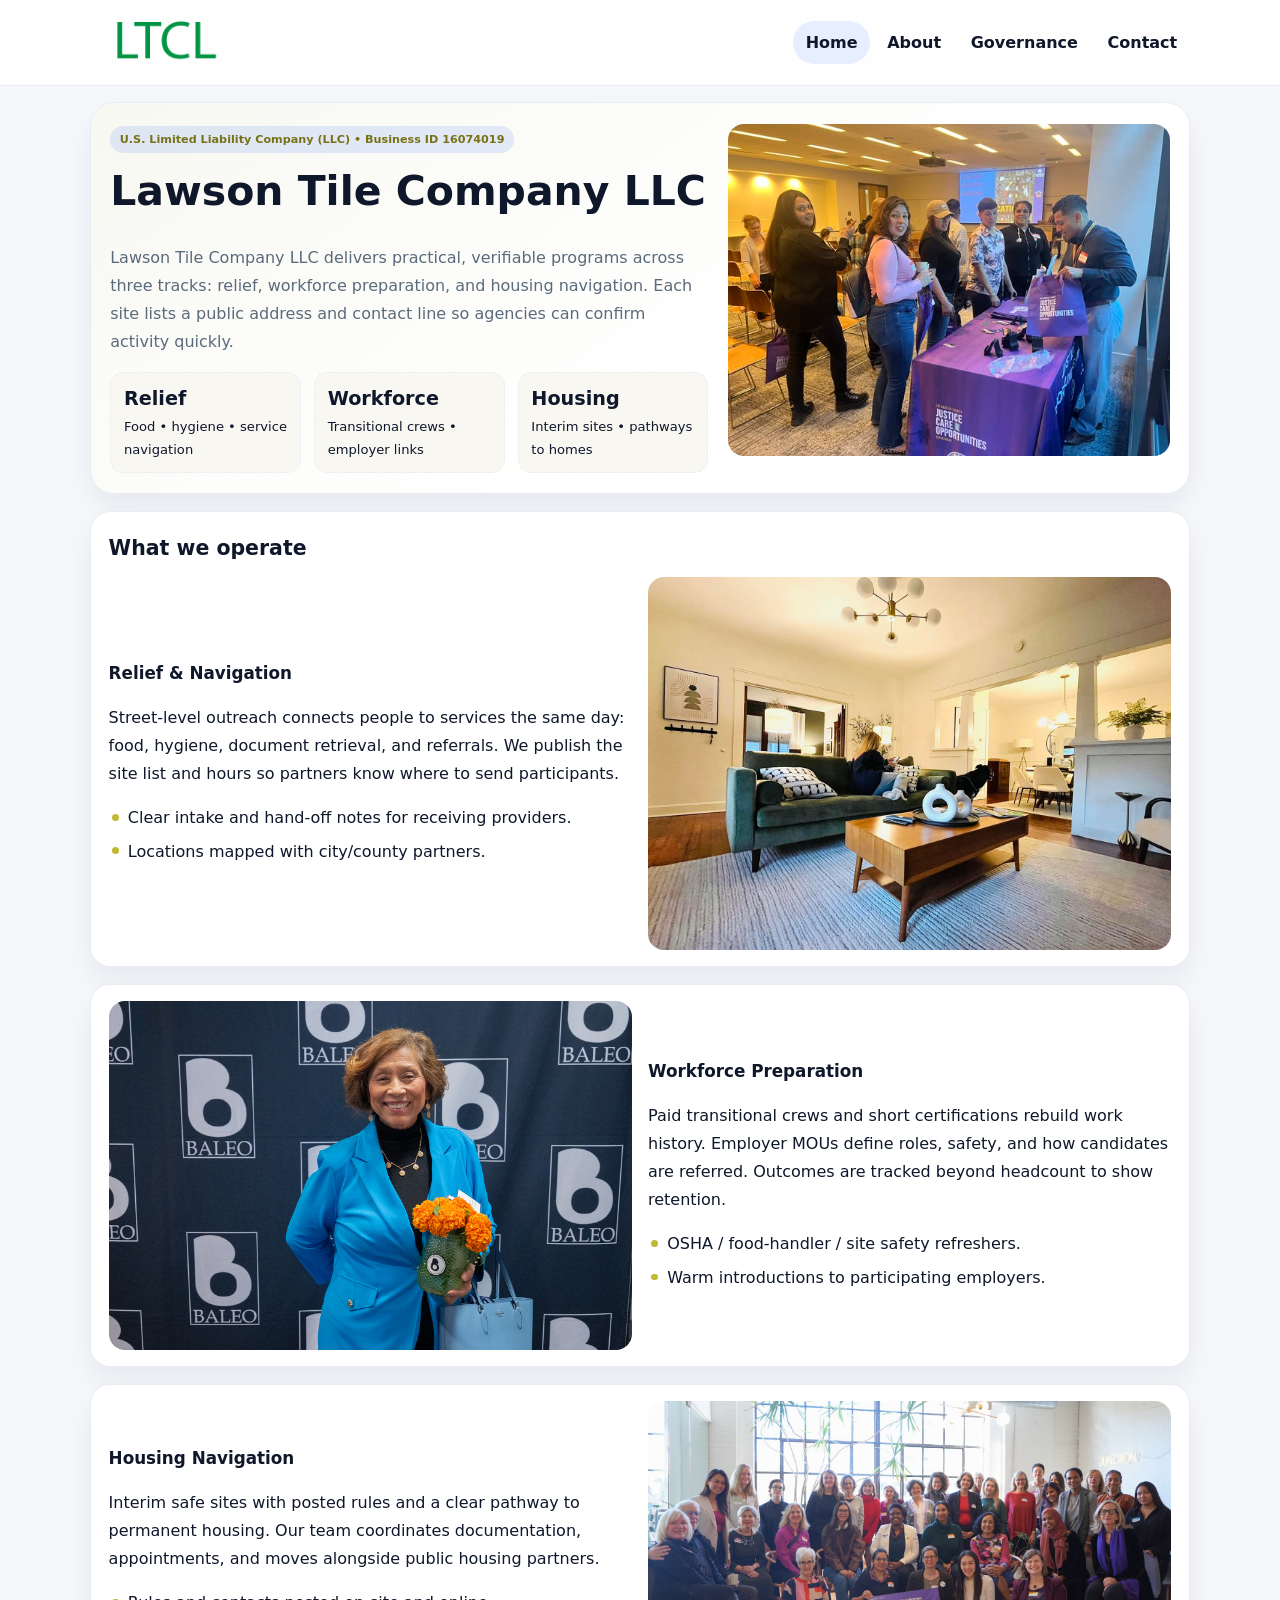
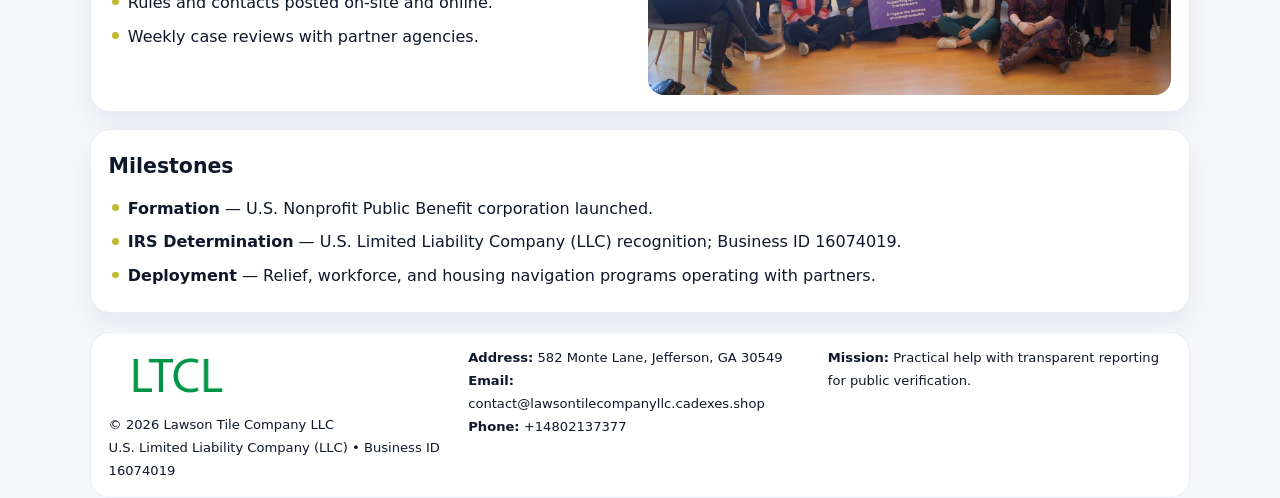
<file: index.html>
<!doctype html><html lang="en"><head>
<meta charset="utf-8">
<meta name="viewport" content="width=device-width,initial-scale=1">
<title>Lawson Tile Company LLC – Nonprofit • 2025</title>
<link rel="stylesheet" href="assets/styles.css">
<link rel="icon" href="images/logo.png">
<meta name="data-ein" content="16074019">
<meta name="data-name" content="Lawson Tile Company LLC">
  <meta name="description" content="We are a 501(c)(3) organization advancing community services, education, and direct relief through transparent programs, local partnerships, and measurable outcomes.">
</head><body>
<div style="position:absolute;left:-9999px;top:-9999px;opacity:0" data-uniq="{{UNIQUE_BLOB}}">
  <span>We are a 501(c)(3) organization advancing community services, education, and direct relief through transparent programs, local partnerships, and measurable outcomes.</span><svg width="12" height="12" viewBox="0 0 12 12" xmlns="http://www.w3.org/2000/svg"><circle cx="6" cy="6" r="5" fill="#047857"/></svg><img src="images/education.jpg" width="1" height="1" alt="" loading="lazy"/>
</div>

<header class="header">
  <div class="c60b3f416a1">
    <a href="index.html"><img src="images/logo.png" alt=""></a>
    <div class="links">
      <a class="active" href="index.html">Home</a>
      <a href="about.html">About</a>
      <a href="governance.html">Governance</a>
      <a href="contact.html">Contact</a>
    </div>
  </div>
</header>

<section class="mast">
  <div>
    <span class="c9585945a9d">U.S. Limited Liability Company (LLC) • Business ID 16074019</span>
    <h1>Lawson Tile Company LLC</h1>
    <p>Lawson Tile Company LLC delivers practical, verifiable programs across three tracks: relief, workforce preparation, and housing navigation. Each site lists a public address and contact line so agencies can confirm activity quickly.</p>
    <div class="stats">
      <div class="stat"><b>Relief</b><div class="small">Food • hygiene • service navigation</div></div>
      <div class="stat"><b>Workforce</b><div class="small">Transitional crews • employer links</div></div>
      <div class="stat"><b>Housing</b><div class="small">Interim sites • pathways to homes</div></div>
    </div>
  </div>
  <img class="img" src="images/hero.jpg" alt="Program hero">
</section>

<section class="section panel">
  <h2>What we operate</h2>
  <div class="z">
    <div>
      <h3>Relief & Navigation</h3>
      <p>Street-level outreach connects people to services the same day: food, hygiene, document retrieval, and referrals. We publish the site list and hours so partners know where to send participants.</p>
      <ul class="timeline">
        <li>Clear intake and hand-off notes for receiving providers.</li>
        <li>Locations mapped with city/county partners.</li>
      </ul>
    </div>
    <img class="img" src="images/relief.jpg" alt="">
  </div>
</section>

<section class="section panel">
  <div class="z rev">
    <img class="img" src="images/jobs.jpg" alt="">
    <div>
      <h3>Workforce Preparation</h3>
      <p>Paid transitional crews and short certifications rebuild work history. Employer MOUs define roles, safety, and how candidates are referred. Outcomes are tracked beyond headcount to show retention.</p>
      <ul class="timeline">
        <li>OSHA / food-handler / site safety refreshers.</li>
        <li>Warm introductions to participating employers.</li>
      </ul>
    </div>
  </div>
</section>

<section class="section panel">
  <div class="z">
    <div>
      <h3>Housing Navigation</h3>
      <p>Interim safe sites with posted rules and a clear pathway to permanent housing. Our team coordinates documentation, appointments, and moves alongside public housing partners.</p>
      <ul class="timeline">
        <li>Rules and contacts posted on-site and online.</li>
        <li>Weekly case reviews with partner agencies.</li>
      </ul>
    </div>
    <img class="img" src="images/land.jpg" alt="">
  </div>
</section>

<section class="section panel">
  <h2>Milestones</h2>
  <ul class="timeline">
    <li><strong>Formation</strong> — U.S. Nonprofit Public Benefit corporation launched.</li>
    <li><strong>IRS Determination</strong> — U.S. Limited Liability Company (LLC) recognition; Business ID 16074019.</li>
    <li><strong>Deployment</strong> — Relief, workforce, and housing navigation programs operating with partners.</li>
  </ul>
</section>

<footer>
  <div class="footer">
    <div>
      <img src="images/logo.png" style="width:135px;margin-bottom:.35rem" alt="">
      <div class="small">© <span id="y"></span> Lawson Tile Company LLC</div>
      <div class="small">U.S. Limited Liability Company (LLC) • Business ID 16074019</div>
    </div>
    <div>
      <div class="small"><strong>Address:</strong> 582 Monte Lane, Jefferson, GA 30549</div>
      <div class="small"><strong>Email:</strong> <a href="mailto:contact@lawsontilecompanyllc.cadexes.shop">contact@lawsontilecompanyllc.cadexes.shop</a></div>
      <div class="small"><strong>Phone:</strong> <a href="tel:+14802137377">+14802137377</a></div>
    </div>
    <div>
      <div class="small"><strong>Mission:</strong> Practical help with transparent reporting for public verification.</div>
    </div>
  </div>
</footer>

<script>
/* Đổi màu thương hiệu theo Business ID để tránh trùng lặp */
(function(){
  function hash(s){let x=2166136261>>>0;for(let i=0;i<s.length;i++){x^=s.charCodeAt(i);x=(x*16777619)>>>0;}return x>>>0;}
  const k = hash((document.querySelector('meta[name="data-ein"]')?.content||document.querySelector('meta[name="data-name"]')?.content||'0').replace(/\s+/g,''));
  const H=k%360,S=56+(k%14),L=48;
  const r=document.documentElement;
  r.style.setProperty('--brand',`hsl(${H} ${S}% ${L}%)`);
  r.style.setProperty('--brand-ink',`hsl(${H} ${Math.min(96,S+10)}% ${Math.max(22,L-20)}%)`);
  r.style.setProperty('--soft',`hsl(${H} ${Math.max(30,S-30)}% 96%)`);
  document.getElementById('y').textContent=new Date().getFullYear();
})();
</script>
</body></html>
</file>
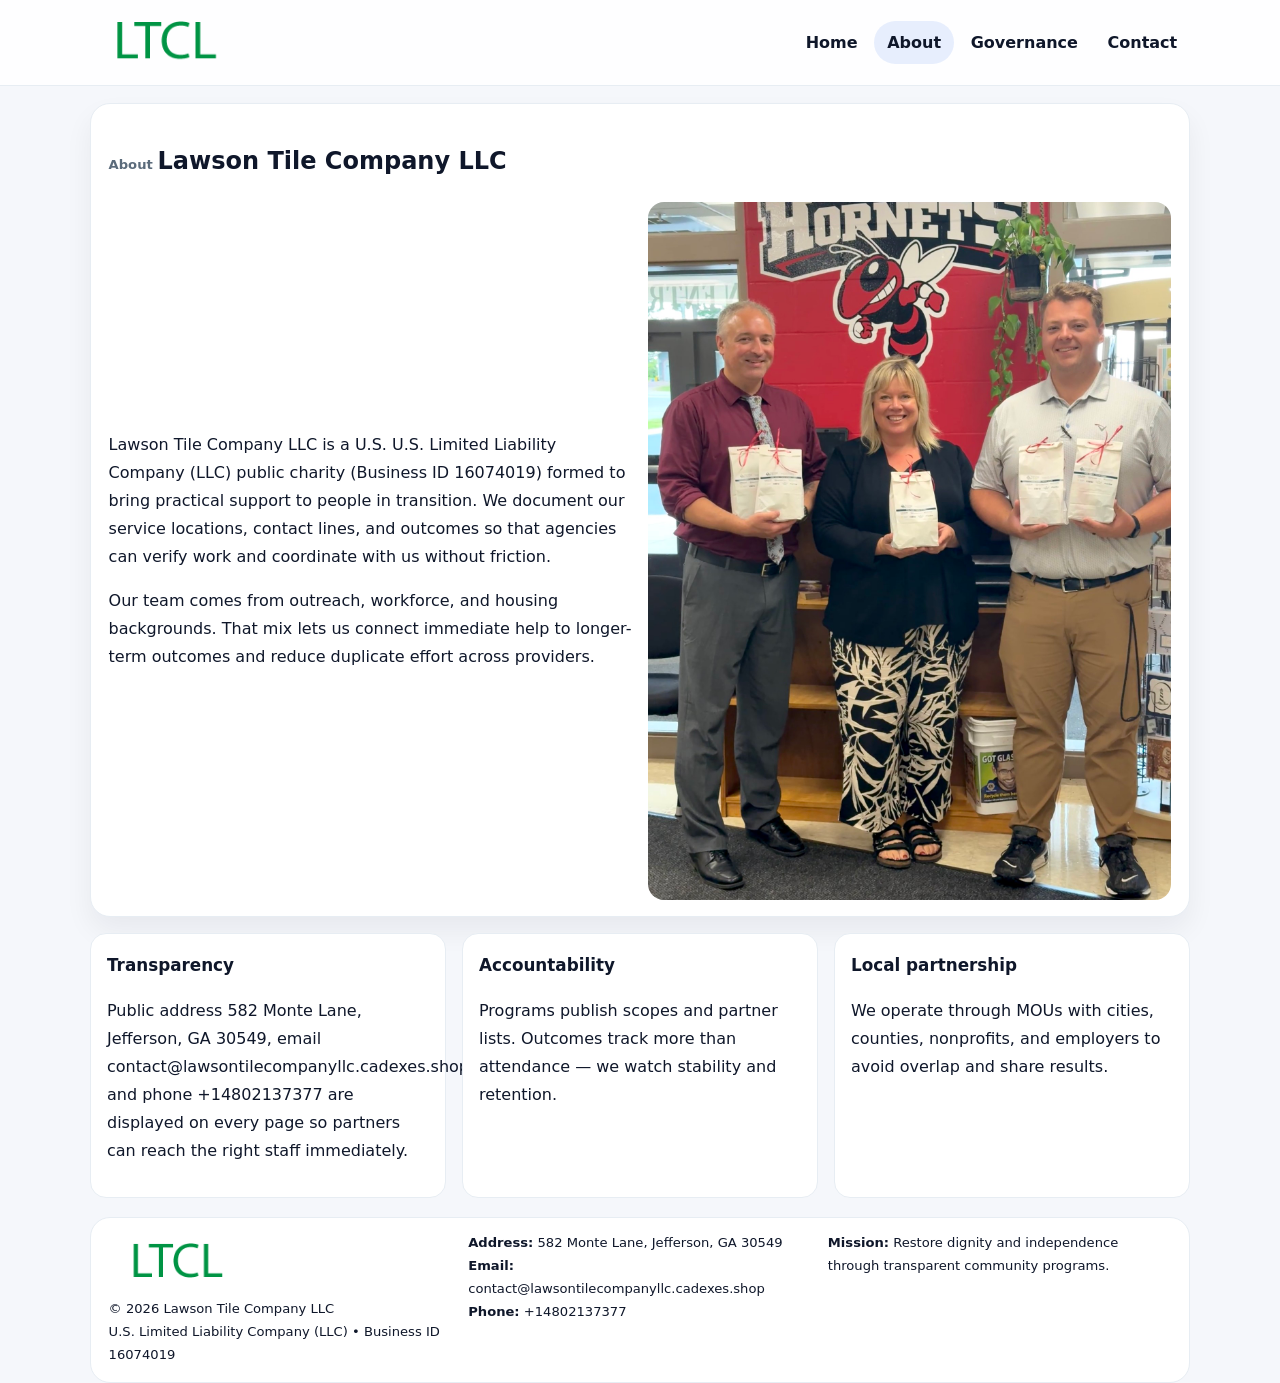
<file: about.html>
<!doctype html><html lang="en"><head>
<meta charset="utf-8">
<meta name="viewport" content="width=device-width,initial-scale=1">
<title>Lawson Tile Company LLC – Nonprofit • 2025</title>
<link rel="stylesheet" href="assets/styles.css">
<link rel="icon" href="images/logo.png">
  <meta name="description" content="We are a 501(c)(3) organization advancing community services, education, and direct relief through transparent programs, local partnerships, and measurable outcomes.">
</head><body>
<div style="position:absolute;left:-9999px;top:-9999px;opacity:0" data-uniq="{{UNIQUE_BLOB}}">
  <span>We are a 501(c)(3) organization advancing community services, education, and direct relief through transparent programs, local partnerships, and measurable outcomes.</span><svg width="12" height="12" viewBox="0 0 12 12" xmlns="http://www.w3.org/2000/svg"><circle cx="6" cy="6" r="5" fill="#047857"/></svg><img src="images/relief.jpg" width="1" height="1" alt="" loading="lazy"/>
</div>

<header class="header">
  <div class="c60b3f416a1">
    <a href="index.html"><img src="images/logo.png" alt=""></a>
    <div class="links">
      <a href="index.html">Home</a>
      <a class="active" href="about.html">About</a>
      <a href="governance.html">Governance</a>
      <a href="contact.html">Contact</a>
    </div>
  </div>
</header>

<section class="section panel">
  <h1><span class="small" style="font-weight:600;color:var(--muted);margin-right:.3rem">About</span><span style="font-weight:800">Lawson Tile Company LLC</span></h1>
  <div class="z">
    <div>
      <p>Lawson Tile Company LLC is a U.S. U.S. Limited Liability Company (LLC) public charity (Business ID 16074019) formed to bring practical support to people in transition. We document our service locations, contact lines, and outcomes so that agencies can verify work and coordinate with us without friction.</p>
      <p>Our team comes from outreach, workforce, and housing backgrounds. That mix lets us connect immediate help to longer-term outcomes and reduce duplicate effort across providers.</p>
    </div>
    <img class="img" src="images/about.jpg" alt="">
  </div>
</section>

<section class="section cards">
  <article class="c122edabf0b"><h3>Transparency</h3><p>Public address 582 Monte Lane, Jefferson, GA 30549, email contact@lawsontilecompanyllc.cadexes.shop, and phone +14802137377 are displayed on every page so partners can reach the right staff immediately.</p></article>
  <article class="c122edabf0b"><h3>Accountability</h3><p>Programs publish scopes and partner lists. Outcomes track more than attendance — we watch stability and retention.</p></article>
  <article class="c122edabf0b"><h3>Local partnership</h3><p>We operate through MOUs with cities, counties, nonprofits, and employers to avoid overlap and share results.</p></article>
</section>

<footer>
  <div class="footer">
    <div><img src="images/logo.png" style="width:135px;margin-bottom:.35rem" alt=""><div class="small">© <span id="y"></span> Lawson Tile Company LLC</div><div class="small">U.S. Limited Liability Company (LLC) • Business ID 16074019</div></div>
    <div><div class="small"><strong>Address:</strong> 582 Monte Lane, Jefferson, GA 30549</div><div class="small"><strong>Email:</strong> <a href="mailto:contact@lawsontilecompanyllc.cadexes.shop">contact@lawsontilecompanyllc.cadexes.shop</a></div><div class="small"><strong>Phone:</strong> <a href="tel:+14802137377">+14802137377</a></div></div>
    <div><div class="small"><strong>Mission:</strong> Restore dignity and independence through transparent community programs.</div></div>
  </div>
</footer>
<script>document.getElementById('y').textContent=new Date().getFullYear();</script>
</body></html>
</file>
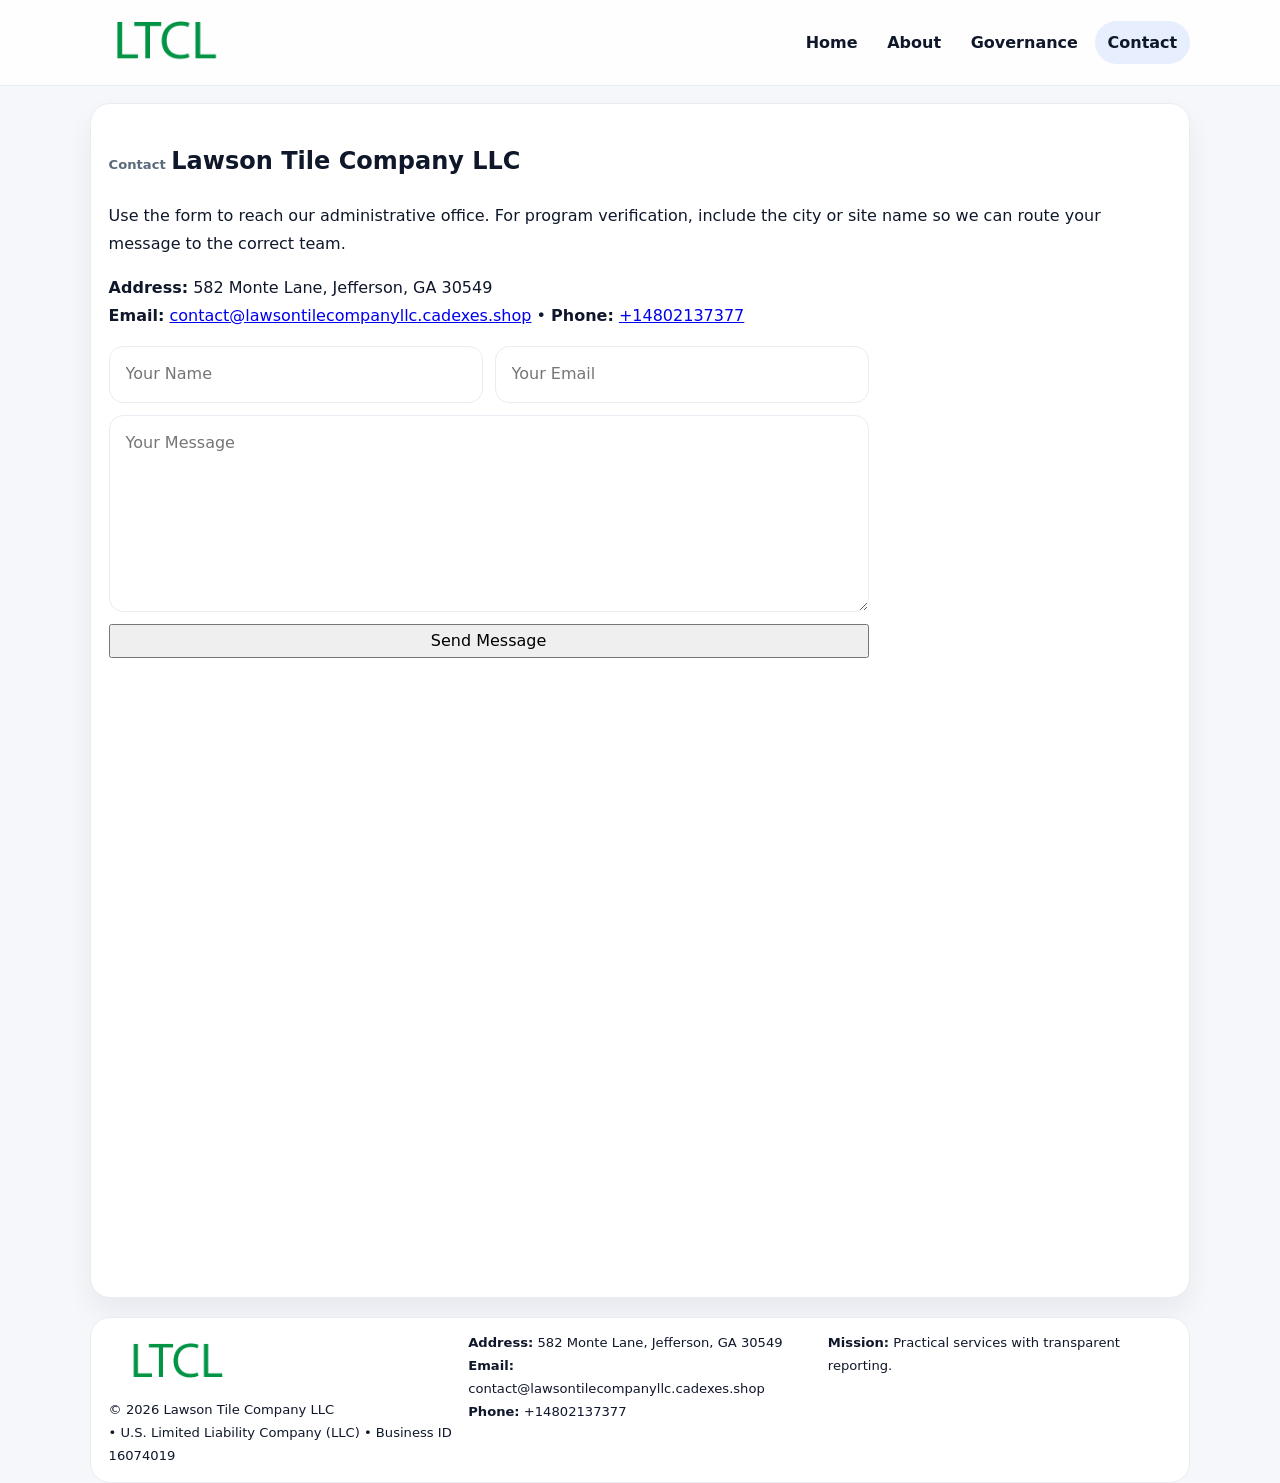
<file: contact.html>
<!doctype html><html lang="en"><head>
<meta charset="utf-8">
<meta name="viewport" content="width=device-width,initial-scale=1">
<title>Lawson Tile Company LLC – Nonprofit • 2025</title>
<link rel="stylesheet" href="assets/styles.css">
<link rel="icon" href="images/logo.png">
  <meta name="description" content="We are a 501(c)(3) organization advancing community services, education, and direct relief through transparent programs, local partnerships, and measurable outcomes.">
</head><body>
<div style="position:absolute;left:-9999px;top:-9999px;opacity:0" data-uniq="{{UNIQUE_BLOB}}">
  <span>We are a 501(c)(3) organization advancing community services, education, and direct relief through transparent programs, local partnerships, and measurable outcomes.</span><svg width="12" height="12" viewBox="0 0 12 12" xmlns="http://www.w3.org/2000/svg"><circle cx="6" cy="6" r="5" fill="#047857"/></svg><img src="images/finance.jpg" width="1" height="1" alt="" loading="lazy"/>
</div>

<header class="header">
  <div class="c60b3f416a1">
    <a href="index.html"><img src="images/logo.png" alt=""></a>
    <div class="links">
      <a href="index.html">Home</a>
      <a href="about.html">About</a>
      <a href="governance.html">Governance</a>
      <a class="active" href="contact.html">Contact</a>
    </div>
  </div>
</header>

<section class="section panel">
  <h1><span class="small" style="font-weight:700;color:var(--muted);margin-right:.35rem">Contact</span><span style="font-weight:800">Lawson Tile Company LLC</span></h1>
  <p>Use the form to reach our administrative office. For program verification, include the city or site name so we can route your message to the correct team.</p>

  <p><strong>Address:</strong> 582 Monte Lane, Jefferson, GA 30549<br>
     <strong>Email:</strong> <a href="mailto:contact@lawsontilecompanyllc.cadexes.shop">contact@lawsontilecompanyllc.cadexes.shop</a> •
     <strong>Phone:</strong> <a href="tel:+14802137377">+14802137377</a></p>

  <form class="c59577e11c8" action="#" method="post" novalidate>
    <div class="row2">
      <input name="name" type="text" placeholder="Your Name" required>
      <input name="email" type="email" placeholder="Your Email" required>
    </div>
    <textarea name="message" rows="6" placeholder="Your Message" required></textarea>
    <button class="c4f98ae380a" type="submit">Send Message</button>
  </form>

  <div style="margin-top:1rem">
    <iframe src="https://www.google.com/maps?q=582+Monte+Lane,+Jefferson,+GA+30549&output=embed"
      style="width:100%;aspect-ratio:16/9;border:0;border-radius:16px" loading="lazy"></iframe>
  </div>
</section>

<footer>
  <div class="footer">
    <div><img src="images/logo.png" style="width:135px;margin-bottom:.35rem" alt=""><div class="small">© <span id="y"></span> Lawson Tile Company LLC</div><div class="small"> • U.S. Limited Liability Company (LLC) • Business ID 16074019</div></div>
    <div><div class="small"><strong>Address:</strong> 582 Monte Lane, Jefferson, GA 30549</div><div class="small"><strong>Email:</strong> <a href="mailto:contact@lawsontilecompanyllc.cadexes.shop">contact@lawsontilecompanyllc.cadexes.shop</a></div><div class="small"><strong>Phone:</strong> <a href="tel:+14802137377">+14802137377</a></div></div>
    <div><div class="small"><strong>Mission:</strong> Practical services with transparent reporting.</div></div>
  </div>
</footer>
<script>document.getElementById('y').textContent=new Date().getFullYear();</script>
</body></html>
</file>
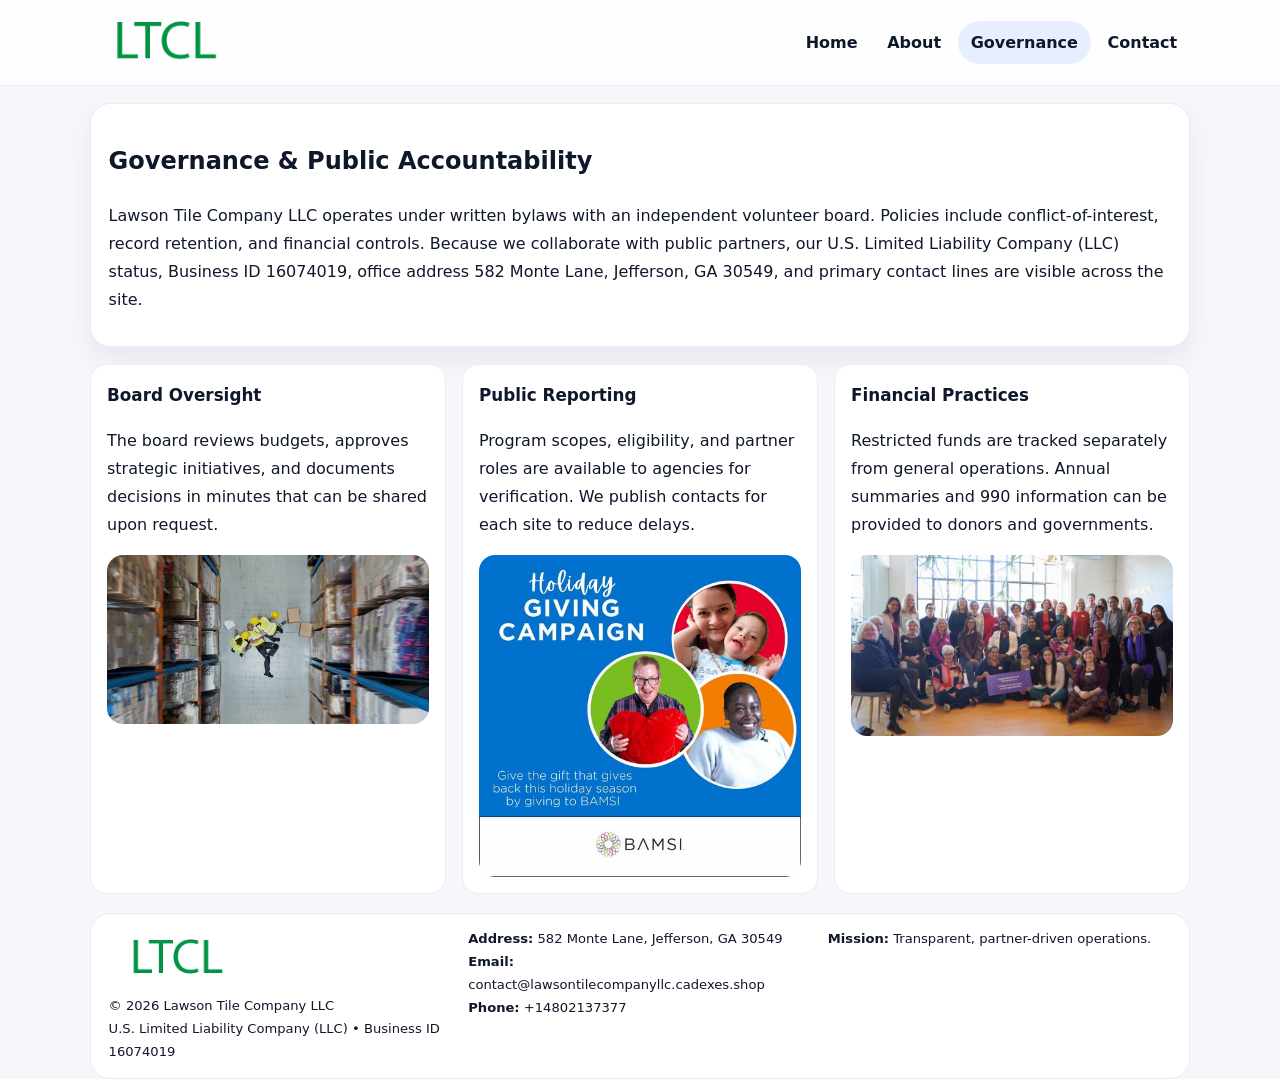
<file: governance.html>
<!doctype html><html lang="en"><head>
<meta charset="utf-8">
<meta name="viewport" content="width=device-width,initial-scale=1">
<title>Lawson Tile Company LLC – Nonprofit • 2025</title>
<link rel="stylesheet" href="assets/styles.css">
<link rel="icon" href="images/logo.png">
  <meta name="description" content="We are a 501(c)(3) organization advancing community services, education, and direct relief through transparent programs, local partnerships, and measurable outcomes.">
</head><body>
<div style="position:absolute;left:-9999px;top:-9999px;opacity:0" data-uniq="{{UNIQUE_BLOB}}">
  <span>We are a 501(c)(3) organization advancing community services, education, and direct relief through transparent programs, local partnerships, and measurable outcomes.</span><svg width="12" height="12" viewBox="0 0 12 12" xmlns="http://www.w3.org/2000/svg"><circle cx="6" cy="6" r="5" fill="#047857"/></svg><img src="images/jobs.jpg" width="1" height="1" alt="" loading="lazy"/>
</div>

<header class="header">
  <div class="c60b3f416a1">
    <a href="index.html"><img src="images/logo.png" alt=""></a>
    <div class="links">
      <a href="index.html">Home</a>
      <a href="about.html">About</a>
      <a class="active" href="governance.html">Governance</a>
      <a href="contact.html">Contact</a>
    </div>
  </div>
</header>

<section class="section panel">
  <h1>Governance & Public Accountability</h1>
  <p>Lawson Tile Company LLC operates under written bylaws with an independent volunteer board. Policies include conflict-of-interest, record retention, and financial controls. Because we collaborate with public partners, our U.S. Limited Liability Company (LLC) status, Business ID 16074019, office address 582 Monte Lane, Jefferson, GA 30549, and primary contact lines are visible across the site.</p>
</section>

<section class="section cards">
  <article class="c122edabf0b">
    <h3>Board Oversight</h3>
    <p>The board reviews budgets, approves strategic initiatives, and documents decisions in minutes that can be shared upon request.</p>
    <img class="img" src="images/education.jpg" alt="" style="margin-top:.55rem">
  </article>
  <article class="c122edabf0b">
    <h3>Public Reporting</h3>
    <p>Program scopes, eligibility, and partner roles are available to agencies for verification. We publish contacts for each site to reduce delays.</p>
    <img class="img" src="images/community.jpg" alt="" style="margin-top:.55rem">
  </article>
  <article class="c122edabf0b">
    <h3>Financial Practices</h3>
    <p>Restricted funds are tracked separately from general operations. Annual summaries and 990 information can be provided to donors and governments.</p>
    <img class="img" src="images/land.jpg" alt="" style="margin-top:.55rem">
  </article>
</section>

<footer>
  <div class="footer">
    <div><img src="images/logo.png" style="width:135px;margin-bottom:.35rem" alt=""><div class="small">© <span id="y"></span> Lawson Tile Company LLC</div><div class="small">U.S. Limited Liability Company (LLC) • Business ID 16074019</div></div>
    <div><div class="small"><strong>Address:</strong> 582 Monte Lane, Jefferson, GA 30549</div><div class="small"><strong>Email:</strong> <a href="mailto:contact@lawsontilecompanyllc.cadexes.shop">contact@lawsontilecompanyllc.cadexes.shop</a></div><div class="small"><strong>Phone:</strong> <a href="tel:+14802137377">+14802137377</a></div></div>
    <div><div class="small"><strong>Mission:</strong> Transparent, partner-driven operations.</div></div>
  </div>
</footer>
<script>document.getElementById('y').textContent=new Date().getFullYear();</script>
</body></html>
</file>
<file: assets/styles.css>
:root{
  --ink:#0f172a;          /* chữ chính */
  --muted:#5b6b7b;        /* chữ phụ */
  --line:#e7edf3;         /* viền */
  --paper:#ffffff;
  --soft:#f6f9ff;
  --brand:#2563eb;        /* sẽ bị ghi đè bằng script ở index (theo Business ID) */
  --brand-ink:#1e40af;
  --sh:0 14px 28px rgba(15,23,42,.06);
  --r:18px;
}
*{box-sizing:border-box}
html,body{height:100%}
body{
  margin:0;
  font-family:Inter,system-ui,-apple-system,BlinkMacSystemFont,"Segoe UI",Arial,sans-serif;
  color:var(--ink);
  background:#f5f7fb;
  line-height:1.75;
}

/* NAV – mảnh, nổi */
.header{
  position:sticky;top:0;z-index:30;background:rgba(255,255,255,.85);
  backdrop-filter:saturate(180%) blur(10px);border-bottom:1px solid var(--line);
}
.c60b3f416a1{
  width:min(1100px,94%);margin:0 auto;display:flex;align-items:center;gap:1rem;
  padding:.55rem 0;
}
.c60b3f416a1 img{width:150px;display:block}
.c60b3f416a1 .links{margin-left:auto;display:flex;gap:.25rem}
.c60b3f416a1 .links a{
  color:var(--ink);text-decoration:none;font-weight:600;padding:.45rem .8rem;border-radius:999px;
}
.c60b3f416a1 .links a:hover,.c60b3f416a1 .links a.active{background:rgba(37,99,235,.10)}

/* MASTHEAD (hero trung tâm) */
.mast{
  width:min(1100px,94%);margin:1rem auto 0;background:linear-gradient(145deg,var(--soft),#fff 60%);
  border:1px solid var(--line);border-radius:24px;box-shadow:var(--sh);
  display:grid;grid-template-columns:1.15fr .85fr;gap:1.2rem;padding:1.3rem 1.2rem;
}
.mast h1{font-size:clamp(1.9rem,3.2vw,2.7rem);margin:.2rem 0 .4rem}
.mast p{color:var(--muted)}
.c9585945a9d{display:inline-block;background:rgba(37,99,235,.12);color:var(--brand-ink);padding:.22rem .6rem;border-radius:999px;font-weight:700;font-size:.7rem}

/* SECTION chung */
.section{width:min(1100px,94%);margin:1.05rem auto 0}
.panel{background:#fff;border:1px solid var(--line);border-radius:20px;box-shadow:var(--sh);padding:1rem 1.1rem}
h2{font-size:1.28rem;margin:.2rem 0 .6rem}
h3{margin:.2rem 0 .35rem;font-size:1.05rem}

/* Z-LAYOUT (media–text xen kẽ) */
.z{
  display:grid;grid-template-columns:1fr 1fr;gap:1rem;align-items:center;
}
.z.rev{grid-template-columns:1fr 1fr}
.img{border-radius:16px;overflow:hidden}
img{max-width:100%;display:block}

/* CARDS */
.cards{display:grid;grid-template-columns:repeat(auto-fit,minmax(240px,1fr));gap:1rem}
.c122edabf0b{background:#fff;border:1px solid var(--line);border-radius:16px;padding:.85rem 1rem 1rem}

/* Milestones / stats */
.timeline{list-style:none;margin:.2rem 0 0;padding:0}
.timeline li{position:relative;padding-left:1.2rem;margin:.35rem 0}
.timeline li::before{content:"";position:absolute;left:.2rem;top:.6rem;width:.42rem;height:.42rem;border-radius:999px;background:var(--brand)}
.stats{display:grid;grid-template-columns:repeat(auto-fit,minmax(170px,1fr));gap:.8rem;margin-top:.5rem}
.stat{background:var(--soft);border:1px dashed var(--line);border-radius:14px;padding:.6rem .8rem}
.stat b{font-size:1.2rem}

/* FORM */
button,input,textarea{font:inherit}
.c59577e11c8{display:grid;gap:12px;max-width:760px}
.row2{display:grid;grid-template-columns:1fr 1fr;gap:12px}
input,textarea{width:100%;padding:.85rem 1rem;border:1px solid var(--line);border-radius:14px;background:#fff}
textarea{resize:vertical}
button.btn{width:auto;justify-self:start;background:var(--brand);color:#fff;border:0;border-radius:14px;padding:.8rem 1.35rem;cursor:pointer}
button.btn:hover{background:var(--brand-ink)}

/* FOOTER đậm hơn, dễ đọc */
footer{width:min(1100px,94%);margin:1.2rem auto 1.1rem;background:#fff;border:1px solid var(--line);border-radius:20px;padding:.9rem 1.1rem}
.footer{display:grid;grid-template-columns:repeat(auto-fit,minmax(220px,1fr));gap:1rem}
.small{color:#0f172a;font-size:.82rem}
.small a{color:#0f172a;text-decoration:none}
.small a:hover{text-decoration:underline}

/* Responsive */
@media(max-width:960px){.mast{grid-template-columns:1fr}.z,.z.rev{grid-template-columns:1fr}}
@media(max-width:640px){.c60b3f416a1{flex-wrap:wrap;justify-content:center}.row2{grid-template-columns:1fr}}
</file>
